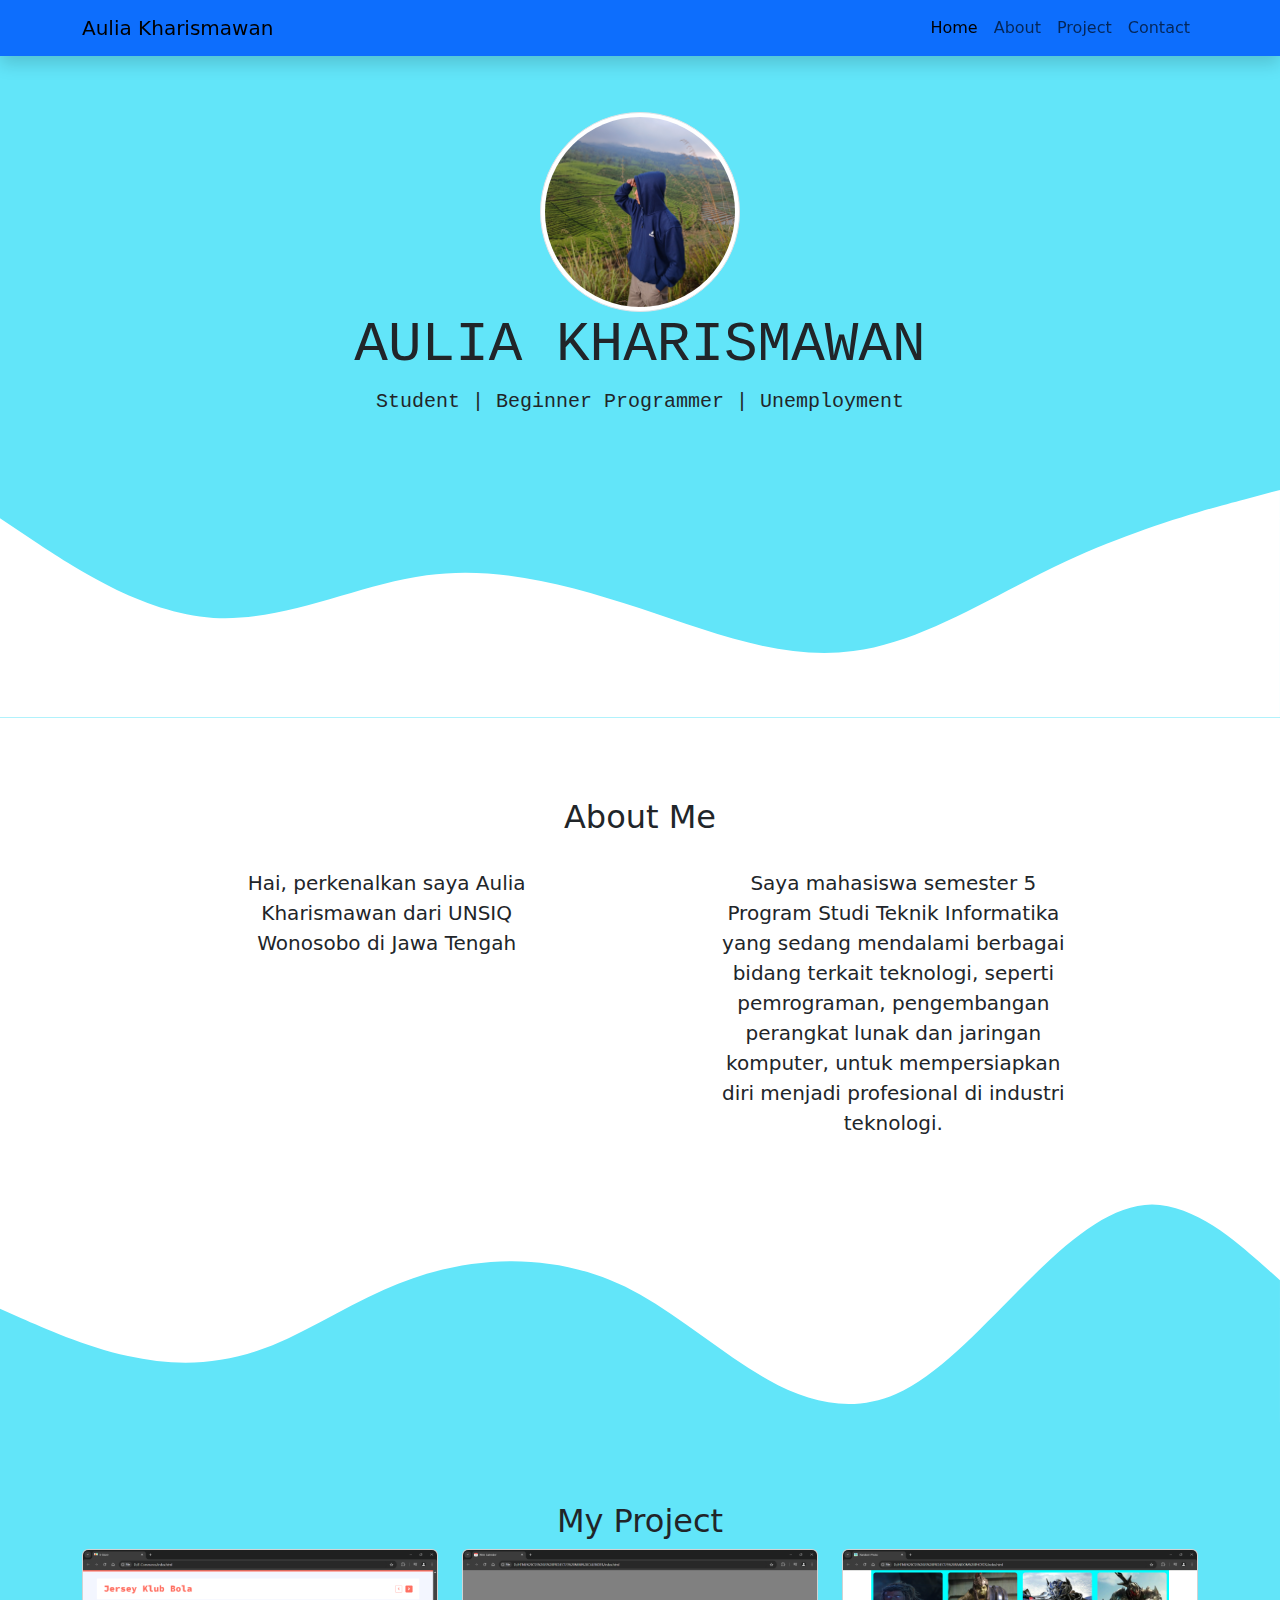
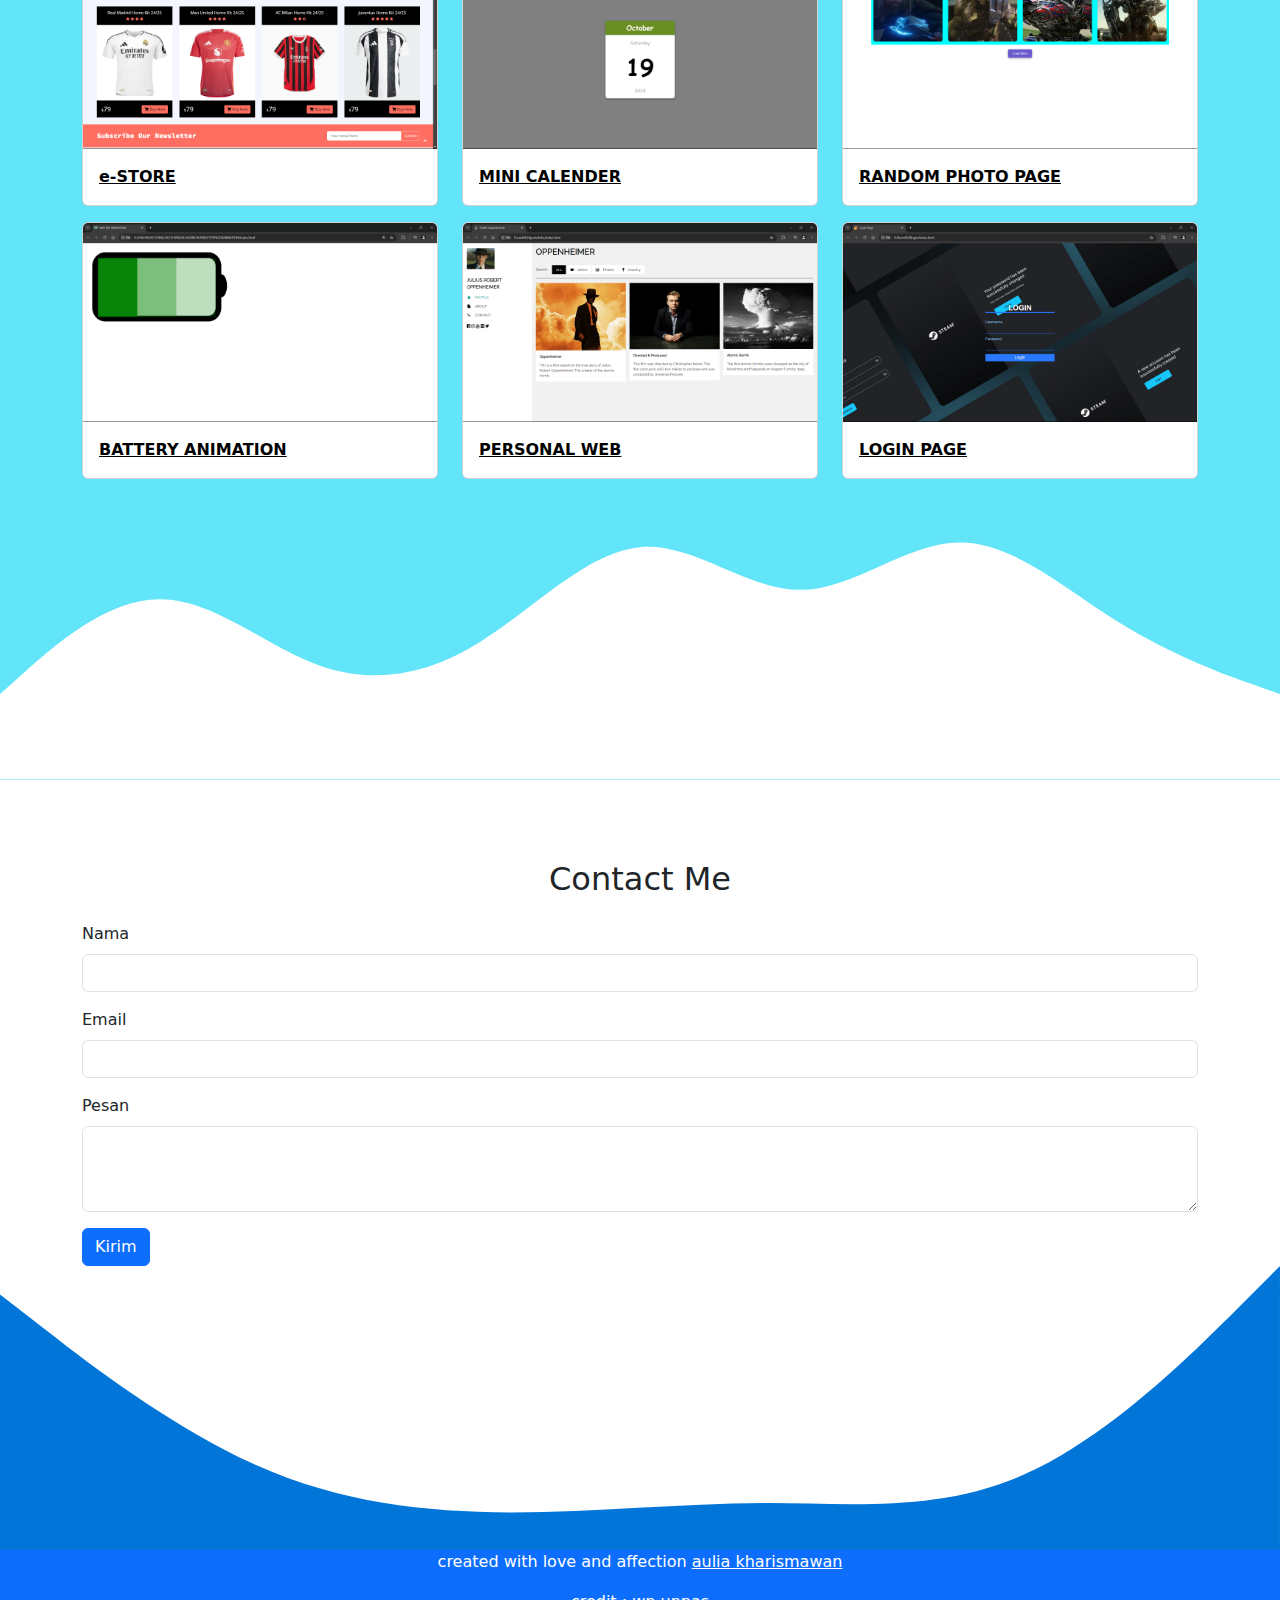
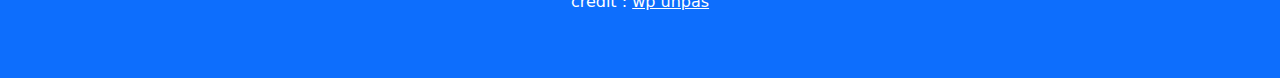
<file: index.html>
<!doctype html>
<html lang="en">
  <head>
    <meta charset="utf-8">
    <meta name="viewport" content="width=device-width, initial-scale=1">
    <title>Portofolio Aulia Kharismawan</title>
    <link rel="shortcut icon" href="img/portofolio.png" type="image/x-icon">
    <link href="https://cdn.jsdelivr.net/npm/bootstrap@5.3.3/dist/css/bootstrap.min.css" rel="stylesheet" integrity="sha384-QWTKZyjpPEjISv5WaRU9OFeRpok6YctnYmDr5pNlyT2bRjXh0JMhjY6hW+ALEwIH" crossorigin="anonymous">
    <link rel="stylesheet" href="style.css">
    <script src="https://cdn.jsdelivr.net/npm/bootstrap@5.3.0-alpha1/dist/js/bootstrap.bundle.min.js"></script>
  </head>
  <body id="home">
    <!-- navbar -->
    <nav class="navbar navbar-expand-lg bg-primary shadow fixed-top">
        <div class="container">
          <a class="navbar-brand" href="#">Aulia Kharismawan</a>
          <button class="navbar-toggler" type="button" data-bs-toggle="collapse" data-bs-target="#navbarNav" aria-controls="navbarNav" aria-expanded="false" aria-label="Toggle navigation">
            <span class="navbar-toggler-icon"></span>
          </button>
          <div class="collapse navbar-collapse" id="navbarNav">
            <ul class="navbar-nav ms-auto">
              <li class="nav-item">
                <a class="nav-link active" aria-current="page" href="#">Home</a>
              </li>
              <li class="nav-item">
                <a class="nav-link" href="#about">About</a>
              </li>
              <li class="nav-item">
                <a class="nav-link" href="#project">Project</a>
              </li>
              <li class="nav-item">
                <a class="nav-link" href="#contact">Contact</a>
              </li>
            </ul>
          </div>
        </div>
      </nav>
      <!-- akhir navbar -->

    <!-- jumbotron -->
    <section class="jumbotron text-center">
        <img src="img/IMG_20231019_233916_045.jpg" alt="aulia kharismawan" width="200" class="rounded-circle img-thumbnail">
        <h1 class="display-4">AULIA KHARISMAWAN</h1>
        <p class="lead">Student | Beginner Programmer | Unemployment</p>
        <svg xmlns="http://www.w3.org/2000/svg" viewBox="0 0 1440 320"><path fill="#Ffffff" fill-opacity="1" d="M0,96L40,122.7C80,149,160,203,240,208C320,213,400,171,480,160C560,149,640,171,720,197.3C800,224,880,256,960,245.3C1040,235,1120,181,1200,144C1280,107,1360,85,1400,74.7L1440,64L1440,320L1400,320C1360,320,1280,320,1200,320C1120,320,1040,320,960,320C880,320,800,320,720,320C640,320,560,320,480,320C400,320,320,320,240,320C160,320,80,320,40,320L0,320Z"></path></svg>
      </section>
    <!-- akhir jumbotron -->

    <!-- about me -->
    <section id="about">
      <div class="container">
        <div class="row text-center mb-4">
          <div class="col">
            <h2>About Me</h2>
          </div>
        </div>
        <div class="row justify-content-evenly fs-5 text-center">
          <div class="col-md-4">
            <p>Hai, perkenalkan saya Aulia Kharismawan dari UNSIQ Wonosobo di Jawa Tengah</p>
          </div>
          <div class="col-md-4">Saya mahasiswa semester 5 Program Studi Teknik Informatika yang sedang mendalami berbagai bidang terkait teknologi, seperti pemrograman, pengembangan perangkat lunak dan jaringan komputer, untuk mempersiapkan diri menjadi profesional di industri teknologi.</div>
        </div>
      </div>
      <svg xmlns="http://www.w3.org/2000/svg" viewBox="0 0 1440 320"><path fill="#62e5f9" fill-opacity="1" d="M0,192L24,202.7C48,213,96,235,144,245.3C192,256,240,256,288,240C336,224,384,192,432,170.7C480,149,528,139,576,138.7C624,139,672,149,720,176C768,203,816,245,864,272C912,299,960,309,1008,288C1056,267,1104,213,1152,165.3C1200,117,1248,75,1296,74.7C1344,75,1392,117,1416,138.7L1440,160L1440,320L1416,320C1392,320,1344,320,1296,320C1248,320,1200,320,1152,320C1104,320,1056,320,1008,320C960,320,912,320,864,320C816,320,768,320,720,320C672,320,624,320,576,320C528,320,480,320,432,320C384,320,336,320,288,320C240,320,192,320,144,320C96,320,48,320,24,320L0,320Z"></path></svg>
    </section>
    <!-- akhir about me -->

    <!-- projects -->
     <section id="project">
      <div class="container">
        <div class="row text-center">
          <div class="col">
            <h2>My Project</h2>
          </div>
        </div>
        <div class="row">
          <div class="col-md-4 mb-3">
            <div class="card">
              <img src="img/project/e-store.png" class="card-img-top" alt="e-store">
              <div class="card-body">
                <p class="card-text"><a href="projek/E-Commerce/index.html" class="text-black fw-bold">e-STORE</a></p>
              </div>
            </div>
          </div>
          <div class="col-md-4 mb-3">
            <div class="card">
              <img src="img/project/mini-calender.png" class="card-img-top" alt="mini calender">
              <div class="card-body">
                <p class="card-text"><a href="projek/mini calender/index.html" class="text-black fw-bold">MINI CALENDER</a></p>
              </div>
            </div>
          </div>
          <div class="col-md-4 mb-3">
            <div class="card">
              <img src="img/project/random-photo.png" class="card-img-top" alt="random photo">
              <div class="card-body">
                <p class="card-text"><a href="projek/random photo/index.html" class="text-black fw-bold">RANDOM PHOTO PAGE</a></p>
              </div>
            </div>
          </div>
          <div class="col-md-4 mb-3">
            <div class="card">
              <img src="img/project/baterai.png" class="card-img-top" alt="baterai">
              <div class="card-body">
                <p class="card-text"><a href="projek/loading battery animation/index.html" class="text-black fw-bold">BATTERY ANIMATION</a></p>
              </div>
            </div>
          </div>
          <div class="col-md-4 mb-3">
            <div class="card">
              <img src="img/project/personal-web.png" class="card-img-top" alt="personal web">
              <div class="card-body">
                <p class="card-text"><a href="projek/web portofolio/index.html" class="text-black fw-bold">PERSONAL WEB</a></p>
              </div>
            </div>
          </div>
          <div class="col-md-4 mb-3">
            <div class="card">
              <img src="img/project/login-page.png" class="card-img-top" alt="login page">
              <div class="card-body">
                <p class="card-text"><a href="projek/form login/index.html" class="text-black fw-bold">LOGIN PAGE</a></p>
              </div>
            </div>
          </div>
        </div>
      </div>
      <svg xmlns="http://www.w3.org/2000/svg" viewBox="0 0 1440 320"><path fill="#ffffff" fill-opacity="1" d="M0,224L30,197.3C60,171,120,117,180,117.3C240,117,300,171,360,192C420,213,480,203,540,165.3C600,128,660,64,720,58.7C780,53,840,107,900,106.7C960,107,1020,53,1080,53.3C1140,53,1200,107,1260,144C1320,181,1380,203,1410,213.3L1440,224L1440,320L1410,320C1380,320,1320,320,1260,320C1200,320,1140,320,1080,320C1020,320,960,320,900,320C840,320,780,320,720,320C660,320,600,320,540,320C480,320,420,320,360,320C300,320,240,320,180,320C120,320,60,320,30,320L0,320Z"></path></svg>
     </section>
    <!-- akhir projects -->

    <!-- contact -->
     <section id="contact">
      <div class="container">
        <div class="row text-center mb-3">
          <div class="col">
            <h2>Contact Me</h2>
          </div>
        </div>
        <div class="row">
          <div class="col">
            <form>
              <div class="mb-3">
                <label for="name" class="form-label">Nama</label>
                <input type="text" class="form-control" id="name" aria-describedby="name">
              </div>
              <div class="mb-3">
                <label for="email" class="form-label">Email</label>
                <input type="email" class="form-control" id="email" aria-describedby="email">
              </div>
              <div class="mb-3">
                <label for="pesan" class="form-label">Pesan</label>
                <textarea class="form-control" id="pesan" rows="3"></textarea>
              </div>
              <button type="submit" class="btn btn-primary">Kirim</button>
            </form>
          </div>
        </div>
      </div>
      <svg xmlns="http://www.w3.org/2000/svg" viewBox="0 0 1440 320"><path fill="#0275d8" fill-opacity="1" d="M0,32L48,69.3C96,107,192,181,288,224C384,267,480,277,576,277.3C672,277,768,267,864,266.7C960,267,1056,277,1152,234.7C1248,192,1344,96,1392,48L1440,0L1440,320L1392,320C1344,320,1248,320,1152,320C1056,320,960,320,864,320C768,320,672,320,576,320C480,320,384,320,288,320C192,320,96,320,48,320L0,320Z"></path></svg>
     </section>
    <!-- akhir contact -->

    <!-- footer -->
     <footer class="bg-primary text-white text-center pb-5">
      <p>created with love and affection <a href="https://www.instagram.com/aris__________________/" class="text-white">aulia kharismawan</a></p>
      <p>credit : <a href="https://youtu.be/LkR-9Z1sle8?si=PDRye6_yFFfdjfqP" class="text-white">wp unpas</a></p>
     </footer>
    <!-- akhir footer -->

  </body>
</html>
</file>
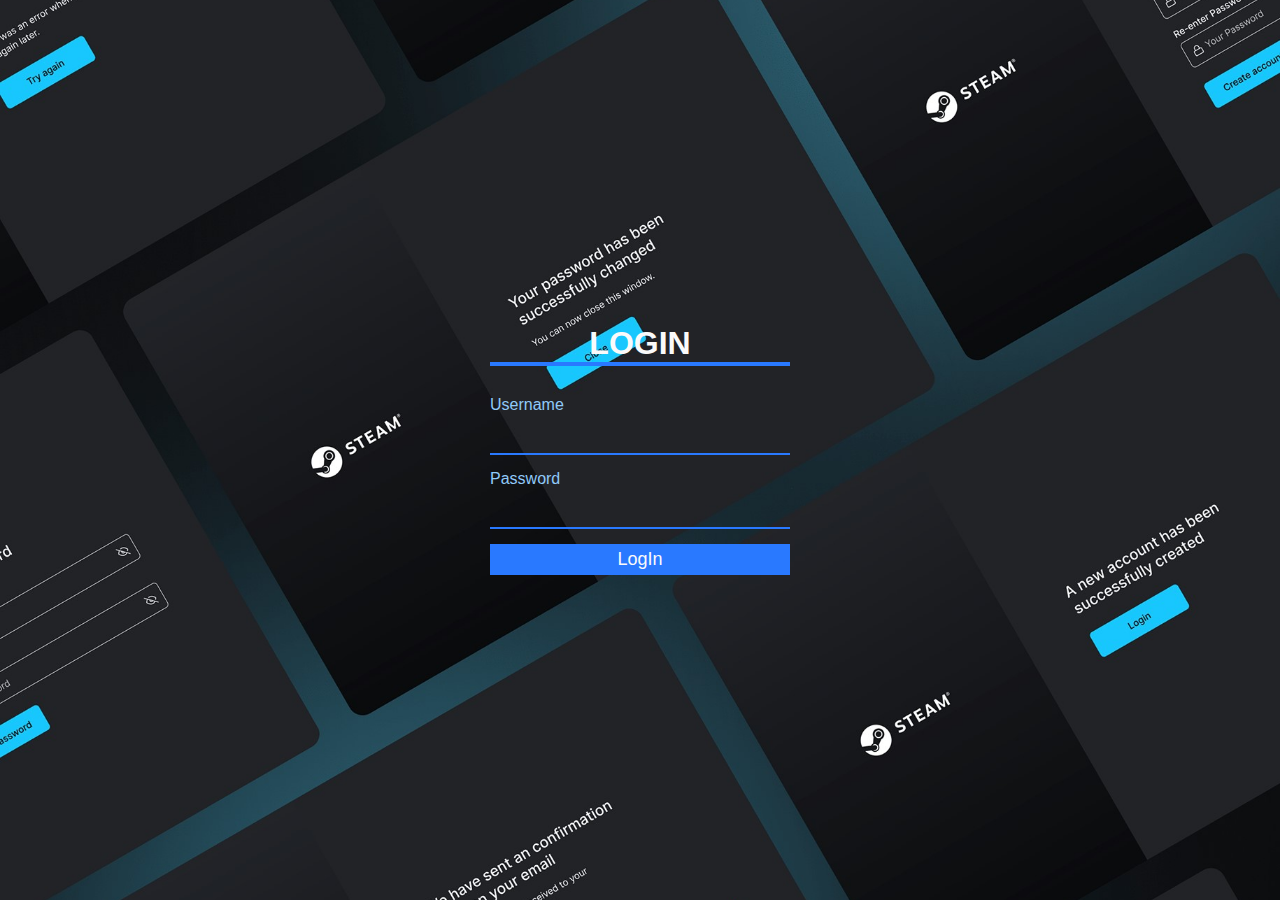
<file: projek/form login/index.html>
<!DOCTYPE html>
<html>
    <head>
        <title>Login Page</title>
        <link rel="shortcut icon" href="favicon.ico" type="image/x-icon">
        <link rel="icon" href="favicon.ico" type="image/x-icon">
        <link rel="stylesheet" href="style.css"
    </head>

    <body>
        <div class="container">
            <h1>Login</h1>
            <form>
                <label>Username</label><br>
                <input type="text"><br>
                <label>Password</label><br>
                <input type="password"><br>
                <button>LogIn</button>
            </form>
        </div>
    </body>
</html>
</file>
<file: projek/loading battery animation/index.html>
<!DOCTYPE html>
<html>
    <head>
        <title>BATTERY ANIMATION</title>
            <link rel="icon" href="smartphone-charger.png">
            <link rel="stylesheet" href="style.css">
    </head>
    <body>
        <div id="battery">
            <div class="block"></div>
            <div class="block"></div>
            <div class="block"></div>
        </div>
    </body>
</html>
</file>
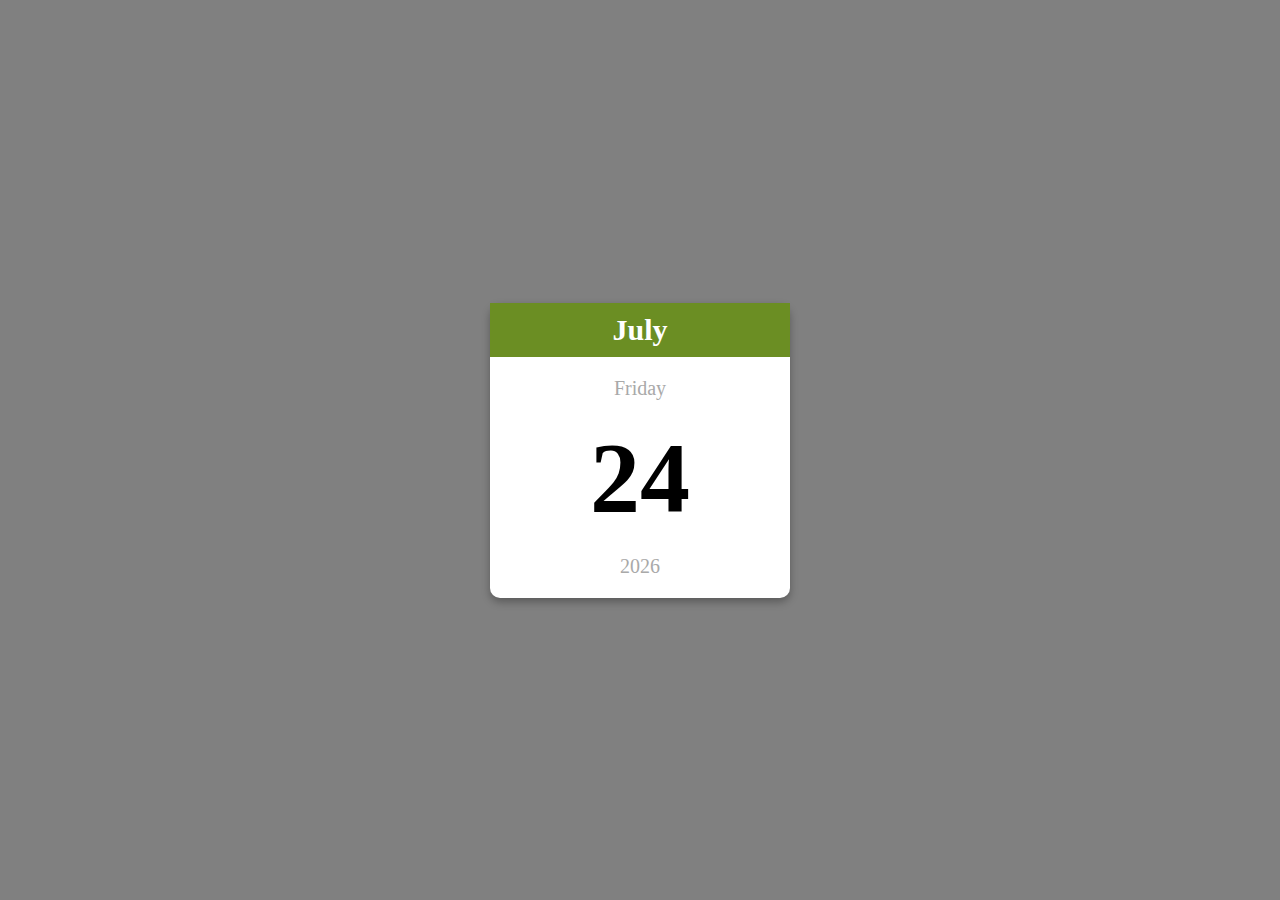
<file: projek/mini calender/index.html>
<!DOCTYPE html>
<html lang="en">
<head>
    <meta charset="UTF-8">
    <meta name="viewport" content="width=device-width, initial-scale=1.0">
    <title>Mini Calender</title>
    <link rel="shortcut icon" href="calendar.png" type="image/x-icon">
    <link rel="stylesheet" href="style.css">
</head>
<body>
    <div class="container">
        <p class="month-name" id="month-name">April</p>
        <p class="day-name" id="day-name">Monday</p>
        <p class="day-number" id="day-number">29</p>
        <p class="year" id="year">2022</p>
    </div>
    <script src="script.js"></script>
</body>
</html>
</file>
<file: style.css>
.jumbotron{
    padding-top: 7rem;
    background-color: #62e5f9;
    font-family: monospace;
}

#project{
    background-color: #62e5f9;
}

section{
    padding-top: 5rem;
}
</file>
<file: projek/form login/style.css>
*{
    margin: 0;
    padding: 0;
    outline: 0;
    font-family: sans-serif;
}
body{
    height: 100vh;
    background-image: url(bg1.jpg);
    background-size: cover;
    background-position: center;
    background-repeat: no-repeat;
}

.container{
    position: absolute;
    left: 50%;
    top: 50%;
    transform: translate(-50%,-50%);
    padding: 20px 25px;
    width: 300px;

    background-color: rgba(red, green, blue, alpha);
    box-shadow: 0 0 10px rgba(red, green, blue, alpha);
}
.container h1{
    text-align: center;
    color: #fafafa;
    margin-bottom: 30px;
    text-transform: uppercase;
    border-bottom: 4px solid #2979ff;
}
.container label{
    text-align: left;
    color: #90caf9;
}
.container form input{
    width: calc(100% - 20px);
    padding: 8px 10px;
    margin-bottom: 15px;
    border: none;
    background-color: transparent;
    border-bottom: 2px solid #2979ff;
    color: #fff;
    font-size: 20px;
}
.container form button{
    width: 100%;
    padding: 5px 0;
    border: none;
    background-color: #2979ff;
    font-size: 18px;
    color: #fafafa;
}
</file>
<file: projek/loading battery animation/style.css>
#battery{
    position: relative;
    width: 102px;
    height: 50px;
    border: 5px solid;
    border-radius: 10% / 20%;
    font-size: 0px;
}
#battery::after, #battery::before{
    content: "";
    position: absolute;
    background-color: black;
}
#battery::after{
    height: 20px;
    width: 10px;
    left: 102px;
    bottom: 16px;
    border-radius: 0% 50% 50% 0%;
}
.block {
    width: 34px;
    height: 51px;
    background-color: green;
    display: inline-block;
    position: relative;
    animation: appear 1.5s linear infinite;
    z-index: 1;
}
#battery > .block:last-child{
    animation-delay: 0.75s;
}
#battery > .block:nth-child(2) {
    animation-delay: 0.25s;
}
@keyframes appear {
    0% {opacity: 0;}
    30% {opacity: 1;}
    100% {opacity: 0;}
}
</file>
<file: projek/mini calender/style.css>
body{
    margin: 0;
    display: flex;
    justify-content: center;
    height: 100vh;
    align-items: center;
    font-family: cursive;
    background-color: grey;
}

.container{
    background-color: white;
    width: 300px;
    text-align: center;
    border-radius: 10px;
    box-shadow: 0 4px 8px rgba(0,0,0,.3);
}

.month-name{
    margin: 0;
    background-color: olivedrab;
    color: white;
    padding: 10px;
    font-size: 30px;
    font-weight: bold;
}

.day-name{
    font-size: 20px;
    color: darkgray;
}

.day-number{
    font-size: 100px;
    margin: 0;
    font-weight: bold;
}

.year{
    margin: 20px 0;
    font-size: 20px;
    color: darkgray;
    font-weight: 500;
}
</file>
